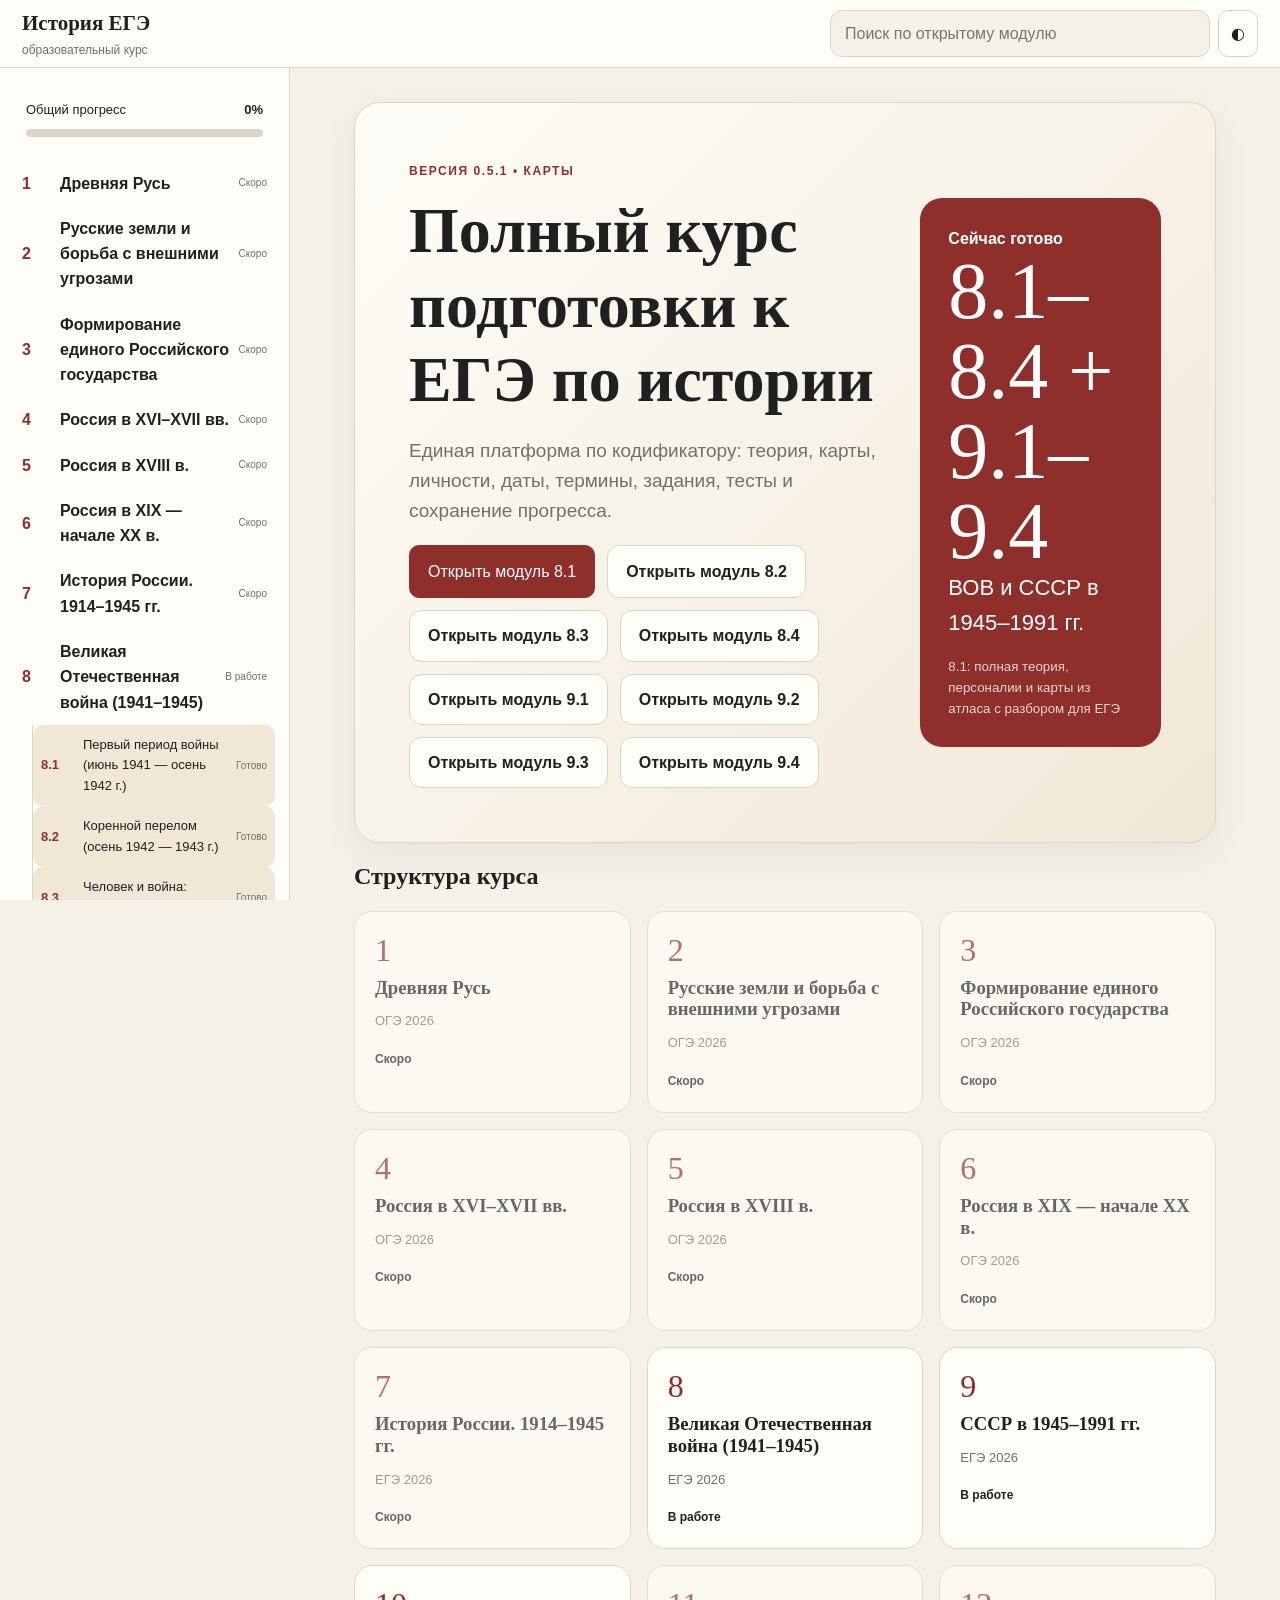
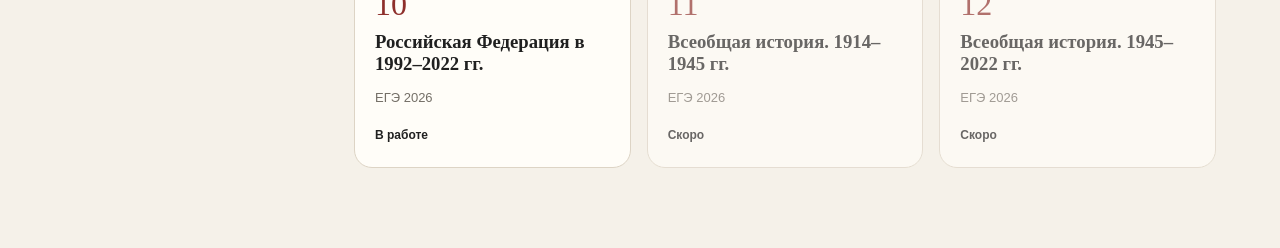
<file: index.html>
<!doctype html><html lang="ru" data-theme="light"><head>
<meta charset="utf-8"><meta name="viewport" content="width=device-width,initial-scale=1">
<title>История ЕГЭ — образовательный курс v0.5 alpha</title>
<link rel="stylesheet" href="style.css?v=20260802-clean-layout"></head><body>
<header class="topbar"><button id="menuBtn" aria-label="Меню">☰</button><div class="brand"><b>История ЕГЭ</b><span>образовательный курс</span></div><div class="top-actions"><input id="search" placeholder="Поиск по открытому модулю"><button id="theme">◐</button></div></header>
<div class="layout"><aside id="sidebar"><div class="course-progress"><div class="label"><span>Общий прогресс</span><b id="overallText">0%</b></div><div class="track"><i id="overallBar"></i></div></div><nav id="catalog"></nav><div class="source-note">Основа курса: кодификаторы ОГЭ и ЕГЭ 2026. Блоки 1–6 — ОГЭ; блоки 7–12 — ЕГЭ.</div></aside>
<main>
<section id="home" class="hero"><div><span class="eyebrow">Версия 0.5.1 • карты</span><h1>Полный курс подготовки к ЕГЭ по истории</h1><p>Единая платформа по кодификатору: теория, карты, личности, даты, термины, задания, тесты и сохранение прогресса.</p><div class="hero-actions"><button id="start81" class="primary">Открыть модуль 8.1</button><button id="start82" class="secondary">Открыть модуль 8.2</button><button id="start83" class="secondary">Открыть модуль 8.3</button><button id="start84" class="secondary">Открыть модуль 8.4</button><button id="start91" class="secondary">Открыть модуль 9.1</button><button id="start92" class="secondary">Открыть модуль 9.2</button><button id="start93" class="secondary">Открыть модуль 9.3</button><button id="start94" class="secondary">Открыть модуль 9.4</button></div></div><div class="hero-card"><b>Сейчас готово</b><strong>8.1–8.4 + 9.1–9.4</strong><span>ВОВ и СССР в 1945–1991 гг.</span><small>8.1: полная теория, персоналии и карты из атласа с разбором для ЕГЭ</small></div></section>
<section id="dashboard"><h2>Структура курса</h2><div id="moduleCards" class="module-grid"></div></section>

<section id="module81" class="hidden"><div class="module-head"><button class="backHome">← К курсу</button><span class="eyebrow">Тема кодификатора 8.1 • этап 2: карты</span><h1>Первый период Великой Отечественной войны</h1><p>Июнь 1941 — осень 1942 г.: планы сторон, тяжёлые поражения, оборонительные сражения, перестройка экономики, оккупационный режим и начало массового сопротивления.</p><div class="module-tools"><div class="progress-wrap"><span id="progressText81"></span><div class="track"><i id="bar81"></i></div></div><button class="expand" data-target="content81">Развернуть всё</button><button class="collapse" data-target="content81">Свернуть всё</button></div><div id="topicNav81" class="topic-nav"></div></div><div id="overview81"></div><div id="content81"></div><div id="summary81"></div></section>

<section id="module82" class="hidden"><div class="module-head"><button class="backHome">← К курсу</button><span class="eyebrow">Тема кодификатора 8.2 • рабочая версия</span><h1>Коренной перелом в ходе Великой Отечественной войны</h1><p>Осень 1942 — 1943 г.: Сталинград, прорыв блокады Ленинграда, Курская битва, Днепр, партизанское движение и коллаборационизм.</p><div class="module-tools"><div class="progress-wrap"><span id="progressText82"></span><div class="track"><i id="bar82"></i></div></div><button class="expand" data-target="content82">Развернуть всё</button><button class="collapse" data-target="content82">Свернуть всё</button></div><div id="topicNav82" class="topic-nav"></div></div><div id="overview82"></div><div id="content82"></div><div id="summary82"></div></section>

<section id="module83" class="hidden"><div class="module-head"><button class="backHome">← К курсу</button><span class="eyebrow">Тема кодификатора 8.3 • полный модуль</span><h1>Человек и война: единство фронта и тыла</h1><p>Мобилизация страны, эвакуация, военная экономика, труд и быт населения, наука, культура, Церковь и партизанское движение.</p><div class="module-tools"><div class="progress-wrap"><span id="progressText83"></span><div class="track"><i id="bar83"></i></div></div><button class="expand" data-target="content83">Развернуть всё</button><button class="collapse" data-target="content83">Свернуть всё</button></div><div id="topicNav83" class="topic-nav"></div></div><div id="overview83"></div><div id="content83"></div><div id="summary83"></div></section>

<section id="module84" class="hidden"><div class="module-head"><button class="backHome">← К курсу</button><span class="eyebrow">Тема кодификатора 8.4 • полный модуль</span><h1>Победа СССР в Великой Отечественной войне. Окончание Второй мировой войны</h1><p>1944 – сентябрь 1945 г.: освобождение СССР и Европы, разгром Германии и Японии, конференции союзников, создание ООН и итоги войны.</p><div class="module-tools"><div class="progress-wrap"><span id="progressText84"></span><div class="track"><i id="bar84"></i></div></div><button class="expand" data-target="content84">Развернуть всё</button><button class="collapse" data-target="content84">Свернуть всё</button></div><div id="topicNav84" class="topic-nav"></div></div><div id="overview84"></div><div id="content84"></div><div id="summary84"></div></section>
<section id="module91" class="hidden"><div class="module-head"><button id="backHome">← К курсу</button><span class="eyebrow">Тема кодификатора 9.1</span><h1>СССР в 1945–1953 гг.</h1><p>Полный учебный модуль: общество, экономика, политическая система, идеология и внешняя политика.</p><div class="module-tools"><div class="progress-wrap"><span id="progressText"></span><div class="track"><i id="bar"></i></div></div><button id="expand">Развернуть всё</button><button id="collapse">Свернуть всё</button></div><div id="topicNav" class="topic-nav"></div></div><div id="content"></div></section>

<section id="module92" class="hidden"><div class="module-head"><button class="backHome">← К курсу</button><span class="eyebrow">Тема кодификатора 9.2</span><h1>СССР в середине 1950-х — первой половине 1960-х гг.</h1><p>Изменения политической системы, социально-экономическое развитие, наука и культура периода «оттепели».</p><div class="module-tools"><div class="progress-wrap"><span id="progressText92"></span><div class="track"><i id="bar92"></i></div></div><button class="expand" data-target="content92">Развернуть всё</button><button class="collapse" data-target="content92">Свернуть всё</button></div><div id="topicNav92" class="topic-nav"></div></div><div id="overview92"></div><div id="content92"></div><div id="summary92"></div></section>

<section id="module93" class="hidden"><div class="module-head"><button class="backHome">← К курсу</button><span class="eyebrow">Тема кодификатора 9.3</span><h1>Советское государство и общество в середине 1960-х — начале 1980-х гг.</h1><p>Политический курс Л. И. Брежнева, экономические реформы и застойные тенденции, общество, наука, культура, диссиденты и внешняя политика.</p><div class="module-tools"><div class="progress-wrap"><span id="progressText93"></span><div class="track"><i id="bar93"></i></div></div><button class="expand" data-target="content93">Развернуть всё</button><button class="collapse" data-target="content93">Свернуть всё</button></div><div id="topicNav93" class="topic-nav"></div></div><div id="overview93"></div><div id="content93"></div><div id="summary93"></div></section>

<section id="module94" class="hidden"><div class="module-head"><button class="backHome">← К курсу</button><span class="eyebrow">Тема кодификатора 9.4</span><h1>Политика перестройки. Распад СССР (1985–1991 гг.)</h1><p>Реформы М. С. Горбачёва, гласность, демократизация, экономический кризис, национальные движения, ГКЧП и прекращение существования СССР.</p><div class="module-tools"><div class="progress-wrap"><span id="progressText94"></span><div class="track"><i id="bar94"></i></div></div><button class="expand" data-target="content94">Развернуть всё</button><button class="collapse" data-target="content94">Свернуть всё</button></div><div id="topicNav94" class="topic-nav"></div></div><div id="overview94"></div><div id="content94"></div><div id="summary94"></div></section>
  <section id="module101" class="hidden">
<div class="module-head">
<button class="backHome">← К курсу</button>
<span class="eyebrow">Тема кодификатора 10.1</span>
<h1>Становление новой России (1990-е гг.)</h1>
<p>Политическое развитие, экономические реформы и социальные изменения России в 1990-е годы.</p>
</div>

<div id="overview101"></div>
<div id="topicNav101"></div>
<div id="content101"></div>
<div id="summary101"></div>
<div id="timeline101"></div>
<div id="terms101"></div>
<div id="remember101"></div>

</section>


<section id="module102" class="hidden">

<div class="module-head">
<button class="backHome">← К курсу</button>
<span class="eyebrow">Тема кодификатора 10.2</span>
<h1>Россия в XXI в.: вызовы времени и задачи модернизации</h1>
<p>Политическое, экономическое и социальное развитие России в XXI веке.</p>
</div>

<div id="overview102"></div>
<div id="topicNav102"></div>
<div id="content102"></div>
<div id="summary102"></div>
<div id="timeline102"></div>
<div id="terms102"></div>
<div id="remember102"></div>

</section>


</section>
</main></div>
<script src="data/catalog.js"></script><script src="data/module-8-1.js"></script><script src="data/visuals-8-1.js"></script><script src="data/module-8-2.js"></script><script src="data/visuals-8-2.js"></script><script src="data/module-8-3.js"></script><script src="data/visuals-8-3.js"></script><script src="data/module-8-4.js"></script><script src="data/visuals-8-4.js"></script><script src="data/module-9-1.js"></script><script src="data/visuals-9-1.js"></script><script src="data/module-9-2.js"></script><script src="data/module-9-3.js"></script><script src="data/visuals-9-3.js"></script><script src="data/module-9-4.js"></script><script src="data/visuals-9-4.js"></script><script src="data/module-10-1.js"></script><script src="data/visuals-10-1.js"></script>
<script src="data/module-10-2.js"></script><script src="app.js"></script></body></html>
</file>
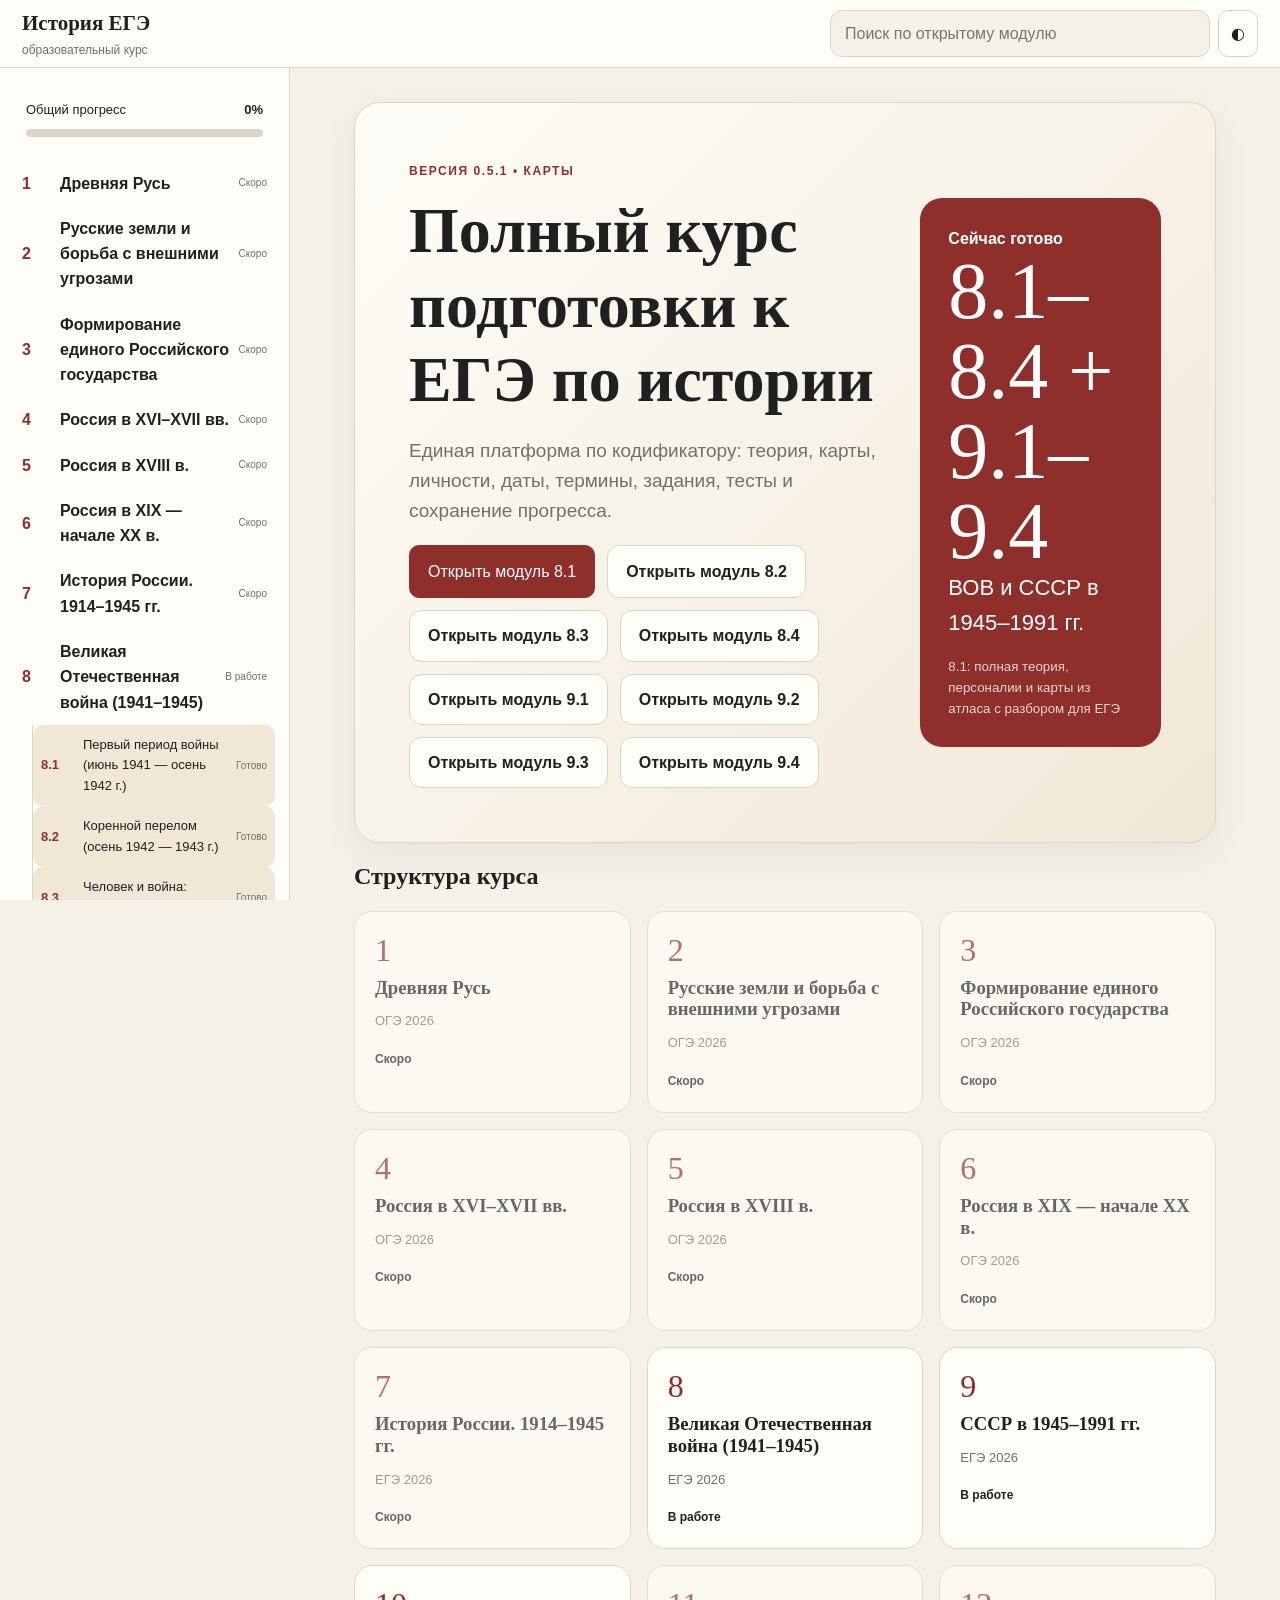
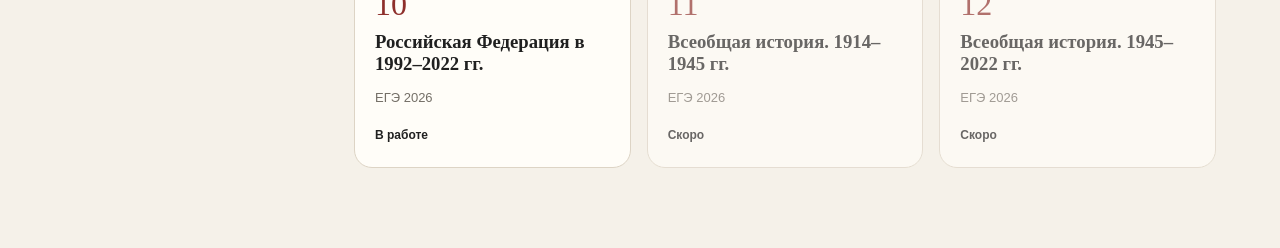
<file: index 2.html>
<!doctype html><html lang="ru" data-theme="light"><head>
<meta charset="utf-8"><meta name="viewport" content="width=device-width,initial-scale=1">
<title>История ЕГЭ — образовательный курс v0.5 alpha</title>
<link rel="stylesheet" href="style.css?v=20260802-clean-layout"></head><body>
<header class="topbar"><button id="menuBtn" aria-label="Меню">☰</button><div class="brand"><b>История ЕГЭ</b><span>образовательный курс</span></div><div class="top-actions"><input id="search" placeholder="Поиск по открытому модулю"><button id="theme">◐</button></div></header>
<div class="layout"><aside id="sidebar"><div class="course-progress"><div class="label"><span>Общий прогресс</span><b id="overallText">0%</b></div><div class="track"><i id="overallBar"></i></div></div><nav id="catalog"></nav><div class="source-note">Основа курса: кодификаторы ОГЭ и ЕГЭ 2026. Блоки 1–6 — ОГЭ; блоки 7–12 — ЕГЭ.</div></aside>
<main>
<section id="home" class="hero"><div><span class="eyebrow">Версия 0.5.1 • карты</span><h1>Полный курс подготовки к ЕГЭ по истории</h1><p>Единая платформа по кодификатору: теория, карты, личности, даты, термины, задания, тесты и сохранение прогресса.</p><div class="hero-actions"><button id="start81" class="primary">Открыть модуль 8.1</button><button id="start82" class="secondary">Открыть модуль 8.2</button><button id="start83" class="secondary">Открыть модуль 8.3</button><button id="start84" class="secondary">Открыть модуль 8.4</button><button id="start91" class="secondary">Открыть модуль 9.1</button><button id="start92" class="secondary">Открыть модуль 9.2</button><button id="start93" class="secondary">Открыть модуль 9.3</button><button id="start94" class="secondary">Открыть модуль 9.4</button></div></div><div class="hero-card"><b>Сейчас готово</b><strong>8.1–8.4 + 9.1–9.4</strong><span>ВОВ и СССР в 1945–1991 гг.</span><small>8.1: полная теория, персоналии и карты из атласа с разбором для ЕГЭ</small></div></section>
<section id="dashboard"><h2>Структура курса</h2><div id="moduleCards" class="module-grid"></div></section>

<section id="module81" class="hidden"><div class="module-head"><button class="backHome">← К курсу</button><span class="eyebrow">Тема кодификатора 8.1 • этап 2: карты</span><h1>Первый период Великой Отечественной войны</h1><p>Июнь 1941 — осень 1942 г.: планы сторон, тяжёлые поражения, оборонительные сражения, перестройка экономики, оккупационный режим и начало массового сопротивления.</p><div class="module-tools"><div class="progress-wrap"><span id="progressText81"></span><div class="track"><i id="bar81"></i></div></div><button class="expand" data-target="content81">Развернуть всё</button><button class="collapse" data-target="content81">Свернуть всё</button></div><div id="topicNav81" class="topic-nav"></div></div><div id="overview81"></div><div id="content81"></div><div id="summary81"></div></section>

<section id="module82" class="hidden"><div class="module-head"><button class="backHome">← К курсу</button><span class="eyebrow">Тема кодификатора 8.2 • рабочая версия</span><h1>Коренной перелом в ходе Великой Отечественной войны</h1><p>Осень 1942 — 1943 г.: Сталинград, прорыв блокады Ленинграда, Курская битва, Днепр, партизанское движение и коллаборационизм.</p><div class="module-tools"><div class="progress-wrap"><span id="progressText82"></span><div class="track"><i id="bar82"></i></div></div><button class="expand" data-target="content82">Развернуть всё</button><button class="collapse" data-target="content82">Свернуть всё</button></div><div id="topicNav82" class="topic-nav"></div></div><div id="overview82"></div><div id="content82"></div><div id="summary82"></div></section>

<section id="module83" class="hidden"><div class="module-head"><button class="backHome">← К курсу</button><span class="eyebrow">Тема кодификатора 8.3 • полный модуль</span><h1>Человек и война: единство фронта и тыла</h1><p>Мобилизация страны, эвакуация, военная экономика, труд и быт населения, наука, культура, Церковь и партизанское движение.</p><div class="module-tools"><div class="progress-wrap"><span id="progressText83"></span><div class="track"><i id="bar83"></i></div></div><button class="expand" data-target="content83">Развернуть всё</button><button class="collapse" data-target="content83">Свернуть всё</button></div><div id="topicNav83" class="topic-nav"></div></div><div id="overview83"></div><div id="content83"></div><div id="summary83"></div></section>

<section id="module84" class="hidden"><div class="module-head"><button class="backHome">← К курсу</button><span class="eyebrow">Тема кодификатора 8.4 • полный модуль</span><h1>Победа СССР в Великой Отечественной войне. Окончание Второй мировой войны</h1><p>1944 – сентябрь 1945 г.: освобождение СССР и Европы, разгром Германии и Японии, конференции союзников, создание ООН и итоги войны.</p><div class="module-tools"><div class="progress-wrap"><span id="progressText84"></span><div class="track"><i id="bar84"></i></div></div><button class="expand" data-target="content84">Развернуть всё</button><button class="collapse" data-target="content84">Свернуть всё</button></div><div id="topicNav84" class="topic-nav"></div></div><div id="overview84"></div><div id="content84"></div><div id="summary84"></div></section>
<section id="module91" class="hidden"><div class="module-head"><button id="backHome">← К курсу</button><span class="eyebrow">Тема кодификатора 9.1</span><h1>СССР в 1945–1953 гг.</h1><p>Полный учебный модуль: общество, экономика, политическая система, идеология и внешняя политика.</p><div class="module-tools"><div class="progress-wrap"><span id="progressText"></span><div class="track"><i id="bar"></i></div></div><button id="expand">Развернуть всё</button><button id="collapse">Свернуть всё</button></div><div id="topicNav" class="topic-nav"></div></div><div id="content"></div></section>

<section id="module92" class="hidden"><div class="module-head"><button class="backHome">← К курсу</button><span class="eyebrow">Тема кодификатора 9.2</span><h1>СССР в середине 1950-х — первой половине 1960-х гг.</h1><p>Изменения политической системы, социально-экономическое развитие, наука и культура периода «оттепели».</p><div class="module-tools"><div class="progress-wrap"><span id="progressText92"></span><div class="track"><i id="bar92"></i></div></div><button class="expand" data-target="content92">Развернуть всё</button><button class="collapse" data-target="content92">Свернуть всё</button></div><div id="topicNav92" class="topic-nav"></div></div><div id="overview92"></div><div id="content92"></div><div id="summary92"></div></section>

<section id="module93" class="hidden"><div class="module-head"><button class="backHome">← К курсу</button><span class="eyebrow">Тема кодификатора 9.3</span><h1>Советское государство и общество в середине 1960-х — начале 1980-х гг.</h1><p>Политический курс Л. И. Брежнева, экономические реформы и застойные тенденции, общество, наука, культура, диссиденты и внешняя политика.</p><div class="module-tools"><div class="progress-wrap"><span id="progressText93"></span><div class="track"><i id="bar93"></i></div></div><button class="expand" data-target="content93">Развернуть всё</button><button class="collapse" data-target="content93">Свернуть всё</button></div><div id="topicNav93" class="topic-nav"></div></div><div id="overview93"></div><div id="content93"></div><div id="summary93"></div></section>

<section id="module94" class="hidden"><div class="module-head"><button class="backHome">← К курсу</button><span class="eyebrow">Тема кодификатора 9.4</span><h1>Политика перестройки. Распад СССР (1985–1991 гг.)</h1><p>Реформы М. С. Горбачёва, гласность, демократизация, экономический кризис, национальные движения, ГКЧП и прекращение существования СССР.</p><div class="module-tools"><div class="progress-wrap"><span id="progressText94"></span><div class="track"><i id="bar94"></i></div></div><button class="expand" data-target="content94">Развернуть всё</button><button class="collapse" data-target="content94">Свернуть всё</button></div><div id="topicNav94" class="topic-nav"></div></div><div id="overview94"></div><div id="content94"></div><div id="summary94"></div></section>
</main></div>
<script src="data/catalog.js"></script><script src="data/module-8-1.js"></script><script src="data/visuals-8-1.js"></script><script src="data/module-8-2.js"></script><script src="data/visuals-8-2.js"></script><script src="data/module-8-3.js"></script><script src="data/visuals-8-3.js"></script><script src="data/module-8-4.js"></script><script src="data/visuals-8-4.js"></script><script src="data/module-9-1.js"></script><script src="data/visuals-9-1.js"></script><script src="data/module-9-2.js"></script><script src="data/module-9-3.js"></script><script src="data/visuals-9-3.js"></script><script src="data/module-9-4.js"></script><script src="data/visuals-9-4.js"></script><script src="app.js"></script></body></html>
</file>
<file: style.css>
:root{
  --bg:#f5f1e9;--panel:#fffdf8;--card:#fffdf8;--text:#202020;--muted:#746f67;
  --line:#ddd4c5;--accent:#8e2f2b;--accent2:#c7a65a;--soft:#f0e7d7;
  --shadow:0 12px 35px #3b2d1812
}
html[data-theme=dark]{--bg:#181817;--panel:#242321;--card:#242321;--text:#f3eee5;--muted:#b9b1a6;--line:#443f38;--soft:#302d28;--shadow:none}
*{box-sizing:border-box}
html{scroll-behavior:smooth}
body{margin:0;font:16px/1.58 Inter,Arial,sans-serif;background:var(--bg);color:var(--text)}
button,input,textarea{font:inherit}
button{border:1px solid var(--line);background:var(--panel);color:var(--text);padding:9px 12px;border-radius:10px;cursor:pointer}

.topbar{height:68px;position:sticky;top:0;z-index:20;display:flex;align-items:center;gap:16px;padding:0 22px;background:var(--panel);border-bottom:1px solid var(--line)}
#menuBtn{display:none}.brand{display:flex;flex-direction:column;min-width:220px}.brand b{font-family:Georgia,serif;font-size:21px}.brand span{font-size:12px;color:var(--muted)}
.top-actions{margin-left:auto;display:flex;gap:8px}.top-actions input{width:min(380px,38vw);padding:10px 14px;border:1px solid var(--line);border-radius:12px;background:var(--bg);color:var(--text)}
.layout{display:grid;grid-template-columns:290px minmax(0,1fr);min-height:calc(100vh - 68px)}
aside{position:sticky;top:68px;height:calc(100vh - 68px);overflow:auto;background:var(--panel);border-right:1px solid var(--line);padding:20px 14px}
.course-progress{padding:12px;margin-bottom:12px}.label{display:flex;justify-content:space-between;font-size:13px}.track{height:8px;background:var(--line);border-radius:9px;overflow:hidden;margin-top:8px}.track i{display:block;height:100%;width:0;background:var(--accent);transition:.3s}
.catalog-group>button,.children button{width:100%;display:grid;grid-template-columns:38px minmax(0,1fr) auto;align-items:center;text-align:left;border:0;background:transparent;padding:10px 8px}.catalog-group button:hover{background:var(--soft)}.catalog-group span{font-weight:800;color:var(--accent)}.catalog-group em{font-style:normal;font-size:10px;color:var(--muted)}
.children{margin-left:18px;border-left:1px solid var(--line)}.children button{font-size:13px;grid-template-columns:42px minmax(0,1fr) auto}.children .ready{background:var(--soft)}.source-note{font-size:11px;color:var(--muted);padding:16px;border-top:1px solid var(--line);margin-top:16px}
main{min-width:0;padding:34px clamp(20px,5vw,76px) 80px}
main>section[id^="module"]{width:100%;min-width:0;max-width:100%}
.hidden,.search-hidden{display:none!important}

h1,h2,h3{font-family:Georgia,serif;line-height:1.16}
.hero{display:grid;grid-template-columns:1.4fr .7fr;gap:30px;align-items:center;min-height:430px;padding:54px;border:1px solid var(--line);border-radius:26px;background:linear-gradient(135deg,var(--panel),var(--soft));box-shadow:var(--shadow)}
.hero h1{font-size:clamp(38px,5vw,68px);margin:12px 0}.hero p{font-size:19px;color:var(--muted);max-width:760px}.eyebrow{text-transform:uppercase;letter-spacing:.13em;font-size:12px;font-weight:800;color:var(--accent)}
.primary{background:var(--accent);color:#fff;border-color:var(--accent);padding:13px 18px}.secondary{border:1px solid var(--line);background:var(--card);color:var(--text);padding:12px 18px;border-radius:12px;font-weight:700}.hero-actions{display:flex;gap:12px;flex-wrap:wrap}
.hero-card{min-height:260px;border-radius:22px;background:var(--accent);color:#fff;padding:28px;display:flex;flex-direction:column;justify-content:center}.hero-card strong{font:80px/1 Georgia}.hero-card span{font-size:22px}.hero-card small{margin-top:15px;opacity:.8}
.module-grid{display:grid;grid-template-columns:repeat(auto-fit,minmax(230px,1fr));gap:16px}.module-card{background:var(--panel);border:1px solid var(--line);border-radius:18px;padding:20px;min-height:180px}.module-card>span{font:32px Georgia;color:var(--accent)}.module-card h3{margin:8px 0}.module-card p{color:var(--muted);font-size:13px}.module-card b{font-size:12px}.module-card.planned{opacity:.66}

.module-head{padding-bottom:24px}.module-head h1{font-size:48px;margin:10px 0;overflow-wrap:anywhere}.module-tools{display:flex;gap:10px;align-items:center;flex-wrap:wrap}.progress-wrap{flex:1;min-width:260px}.topic-nav{
display:flex;
flex-direction:row;
gap:7px;
flex-wrap:wrap;
margin-top:18px;
width:100%;
}.topic-nav a{
  .topic-number{
background:#f6efe3;
font-weight:600;
border-radius:50%;
transition:.2s;
}

.topic-number:hover{
transform:translateY(-2px);
}
width:34px;
height:34px;
display:grid;
place-items:center;
border:1px solid var(--line);
border-radius:50%;
color:var(--text);
text-decoration:none;
background:#f6efe3;
font-weight:600;
transition:.2s;
}

.topic-nav a:hover{
transform:translateY(-2px);
background:#fff;
}
.topic{width:100%;min-width:0;background:var(--panel);border:1px solid var(--line);border-radius:18px;margin:14px 0;box-shadow:var(--shadow);overflow:hidden}.topic summary{display:grid;grid-template-columns:auto auto minmax(0,1fr);gap:14px;align-items:center;padding:20px;cursor:pointer}.topic summary h2{margin:0;font-size:24px}.topic summary small{color:var(--muted)}.check{width:20px;height:20px}.num{font:bold 24px Georgia;color:var(--accent)}
.body{min-width:0;padding:0 24px 28px}.code,.box,.ege,.question{border:1px solid var(--line);background:var(--soft);border-radius:14px;padding:16px;margin:16px 0}.code h4,.box h4{margin:0 0 8px}.source{font-size:12px;color:var(--muted);border-top:1px solid var(--line);padding-top:8px}.text p{font-size:17px}.grid{display:grid;grid-template-columns:repeat(2,minmax(0,1fr));gap:14px}.ege{border-left:5px solid var(--accent2)}.question textarea{width:100%;min-height:90px;margin-top:8px;padding:10px;border:1px solid var(--line);border-radius:10px;background:var(--panel);color:var(--text)}

/* Shared visual system: every source, map or photograph occupies one full row. */
.visuals{display:flex;flex-direction:column;align-items:stretch;gap:20px;width:100%;min-width:0;margin:20px 0}
.visuals>*{flex:0 0 auto;width:100%;max-width:100%;min-width:0;margin:0}
.map-figure,.photo-figure{display:grid;grid-template-columns:minmax(0,1.25fr) minmax(300px,.75fr);overflow:hidden;background:var(--panel);border:1px solid var(--line);border-radius:18px}
.map-figure .media-open,.photo-figure .media-open{position:relative;display:flex;align-items:center;justify-content:center;width:100%;min-width:0;min-height:340px;padding:16px;border:0;border-right:1px solid var(--line);background:#eee8dc;cursor:zoom-in;overflow:hidden}
.map-figure .media-open img,.photo-figure .media-open img{display:block;width:100%;max-width:100%;height:auto;max-height:680px;object-fit:contain;background:#eee8dc}
.map-figure .media-open span,.photo-figure .media-open span{position:absolute;right:14px;bottom:14px;padding:8px 12px;border-radius:999px;background:rgba(25,22,19,.82);color:#fff;font-size:.82rem;font-weight:700}
.map-figure figcaption,.photo-figure figcaption{display:flex;flex-direction:column;gap:14px;width:100%;min-width:0;padding:24px;color:var(--text);overflow-wrap:break-word;word-break:normal}
.map-figure figcaption h4,.photo-figure figcaption h4{margin:0;font-family:Georgia,serif;font-size:1.45rem;line-height:1.15;color:var(--text)}.map-figure figcaption>p,.photo-figure figcaption>p{margin:0;color:var(--muted);font-size:.95rem;line-height:1.55}
.map-reading,.map-ege{display:block;width:100%;min-width:0;padding:16px;border-radius:14px;background:var(--soft);color:var(--text);writing-mode:horizontal-tb;overflow-wrap:break-word;word-break:normal}.map-reading b,.map-ege b{display:block;margin-bottom:6px;color:var(--accent);text-transform:uppercase;letter-spacing:.06em;font-size:.78rem}.map-ege{border-left:4px solid var(--accent)}
.document-card{display:block;width:100%;min-width:0;padding:28px;border:1px solid var(--line);border-radius:18px;background:linear-gradient(135deg,var(--soft),var(--panel));box-shadow:var(--shadow);overflow-wrap:break-word}.document-label{margin-bottom:10px;color:var(--accent);font-size:.78rem;font-weight:800;letter-spacing:.12em;text-transform:uppercase}.document-card h3{margin:0 0 6px;font-size:1.65rem}.document-card time{color:var(--muted);font-weight:700}.document-card blockquote{margin:20px 0;padding:18px 22px;border-left:5px solid var(--accent);background:var(--panel);font:italic 1.3rem/1.55 Georgia,serif}.document-analysis{margin:14px 0;padding:16px;border-radius:14px;background:var(--panel);border:1px solid var(--line)}.document-analysis b{color:var(--accent);text-transform:uppercase;letter-spacing:.06em;font-size:.78rem}.document-analysis p{margin:7px 0 0}.document-card small{display:block;margin-top:12px;color:var(--muted)}
.media-modal{position:fixed;inset:0;z-index:9999;display:none;align-items:center;justify-content:center;padding:28px;background:rgba(15,13,11,.92)}.media-modal.open{display:flex}.media-modal img{display:block;max-width:96vw;max-height:92vh;object-fit:contain;box-shadow:0 20px 70px rgba(0,0,0,.45)}.media-close{position:fixed;right:20px;top:18px;width:48px;height:48px;border-radius:50%;border:1px solid rgba(255,255,255,.35);background:rgba(0,0,0,.4);color:#fff;font-size:2rem;cursor:pointer}.modal-open{overflow:hidden}

.learning-overview,.final-block{background:var(--panel);border:1px solid var(--line);border-radius:20px;padding:24px;margin:0 0 20px;box-shadow:var(--shadow)}.learning-overview>p,.test-intro{color:var(--muted);max-width:850px}
.timeline{display:grid;grid-template-columns:repeat(auto-fit,minmax(220px,1fr));gap:10px;margin-top:16px}.timeline>div{min-width:0;border-left:4px solid var(--accent);background:var(--soft);padding:12px;border-radius:8px}.timeline time{display:block;font-weight:800;color:var(--accent);margin-bottom:7px}.timeline span{display:block;line-height:1.35}
.significance{margin:16px 0;padding:18px;border-left:5px solid #7b5c98;background:rgba(123,92,152,.08);border-radius:12px}.significance p{margin:6px 0 0}
.remember-grid,.terms-grid{display:grid;grid-template-columns:repeat(auto-fit,minmax(240px,1fr));gap:12px}.remember-grid>div,.terms-grid details{padding:16px;border-radius:14px;background:var(--soft);border:1px solid var(--line)}.terms-grid summary{cursor:pointer;font-weight:800}.terms-grid p{margin:10px 0 0;color:var(--muted)}
.persons-grid{display:grid;grid-template-columns:repeat(2,minmax(0,1fr));gap:16px;margin-top:20px}.person-ege{background:var(--panel);border:1px solid rgba(101,76,56,.18);border-radius:18px;padding:20px;box-shadow:0 8px 24px rgba(73,52,35,.06)}.person-ege h3{margin:0 0 12px;font-size:1.08rem;line-height:1.3;color:var(--text)}.person-ege p{margin:8px 0;line-height:1.55}.person-ege-note{padding-top:10px;border-top:1px solid rgba(101,76,56,.12);color:var(--muted)}
.test-block fieldset{border:1px solid var(--line);border-radius:16px;padding:18px;margin:14px 0}.test-block legend{font-weight:800;padding:0 8px}.test-block label{display:flex;gap:10px;align-items:flex-start;padding:9px;border-radius:10px;cursor:pointer}.test-block label:hover{background:var(--soft)}.test-feedback{margin-top:10px;font-weight:700}.test-block fieldset.ok{border-color:#4d9b6d;background:rgba(77,155,109,.07)}.test-block fieldset.bad{border-color:#bc5c5c;background:rgba(188,92,92,.07)}.test-result{font-size:1.1rem;font-weight:800;margin-top:14px}

/* Preserve textbook illustration proportions in post-war modules. */
#module93 .photo-figure img,#module94 .photo-figure img{object-fit:contain;background:#eee8dc}
#module93 .photo-figure figcaption::after,#module94 .photo-figure figcaption::after{content:"Источник: учебник истории России, 11 класс";font-weight:600;color:var(--accent)}

@media(max-width:900px){
  #menuBtn{display:block}.layout{grid-template-columns:1fr}aside{position:fixed;z-index:30;left:-310px;width:290px;transition:.25s;box-shadow:0 0 50px #0005}aside.open{left:0}.hero{grid-template-columns:1fr;padding:28px}.grid{grid-template-columns:1fr}.top-actions input{width:42vw}.brand{min-width:auto}main{padding:24px 16px 60px}
  .map-figure,.photo-figure{grid-template-columns:1fr}.map-figure .media-open,.photo-figure .media-open{min-height:240px;border-right:0;border-bottom:1px solid var(--line)}.map-figure figcaption,.photo-figure figcaption{padding:18px}.document-card{padding:20px}
}
@media(max-width:760px){.persons-grid{grid-template-columns:1fr}.person-ege{padding:17px}}
@media(max-width:560px){.brand span{display:none}.top-actions input{display:none}.hero h1{font-size:38px}.module-head h1{font-size:36px}.topic summary{grid-template-columns:auto auto minmax(0,1fr);padding:14px}.topic summary h2{font-size:19px}.body{padding:0 14px 20px}}

/* Module 8.3 final release: documents, personalities and exam practice. */
.document-significance{margin:14px 0;padding:16px;border-left:4px solid #7b5c98;border-radius:12px;background:rgba(123,92,152,.08)}
.document-significance b{display:block;margin-bottom:6px;color:#684d82;text-transform:uppercase;letter-spacing:.06em;font-size:.78rem}
.document-significance p{margin:0;line-height:1.55}
.document-check{margin-top:14px;padding:14px 16px;border:1px solid var(--line);border-radius:12px;background:var(--panel)}
.document-check summary,.person-check summary,.expanded-task summary{cursor:pointer;font-weight:800;color:var(--accent)}
.document-check p,.person-check p{margin:10px 0}
.document-answer,.person-check>div{padding:10px 12px;border-radius:10px;background:var(--soft)}
.persons-grid-rich{grid-template-columns:repeat(auto-fit,minmax(300px,1fr))}
.person-ege-rich{display:grid;grid-template-columns:88px minmax(0,1fr);gap:16px;align-items:start;padding:0;overflow:hidden}
.person-content{padding:18px 18px 18px 0;min-width:0}
.person-monogram{width:88px;min-height:100%;display:grid;place-items:center;padding:18px 8px;background:linear-gradient(145deg,var(--accent),#8e644e);color:#fff;font:700 1.55rem Georgia,serif;letter-spacing:.08em}
.person-media{position:relative;width:88px;height:100%;min-height:170px;padding:0;border:0;border-right:1px solid var(--line);border-radius:0;background:var(--soft);overflow:hidden;cursor:zoom-in}
.person-media img{display:block;width:100%;height:100%;object-fit:cover}
.person-media span{position:absolute;left:6px;right:6px;bottom:7px;padding:5px;border-radius:8px;background:rgba(20,16,13,.78);color:#fff;font-size:.68rem}
.person-check{margin-top:12px;padding:12px;border:1px solid var(--line);border-radius:12px;background:var(--soft)}
.expanded-list{display:flex;flex-direction:column;gap:10px}
.expanded-task{padding:15px 17px;border:1px solid var(--line);border-radius:14px;background:var(--soft)}
.expanded-answer{margin-top:12px;padding:14px;border-left:4px solid var(--accent2);border-radius:10px;background:var(--panel)}
.expanded-answer p{margin:7px 0 0;line-height:1.6}
.quick83{background:linear-gradient(135deg,var(--panel),var(--soft))}
.quick-grid{display:grid;grid-template-columns:repeat(auto-fit,minmax(240px,1fr));gap:11px;margin-top:16px}
.quick-grid>div{padding:14px 15px;border-left:4px solid var(--accent);border-radius:10px;background:var(--panel);line-height:1.45}
.completion83{text-align:center}
.completion83 p{max-width:700px;margin:0 auto 18px;color:var(--muted)}
.completion83 .primary.completed{background:#397b55;border-color:#397b55}
.completion-status{min-height:24px;margin-top:12px;font-weight:700;color:#397b55}
@media(max-width:640px){.person-ege-rich{grid-template-columns:70px minmax(0,1fr)}.person-monogram,.person-media{width:70px}.person-content{padding:15px 14px 15px 0}.quick-grid{grid-template-columns:1fr}}

/* v0.6.8b — visible 8.4 documents section */
#summary84 .documents-collection{display:grid;grid-template-columns:1fr;gap:18px;margin-top:18px}
#summary84 .documents-collection .document-card{width:100%;margin:0}
#summary84 .document-significance{margin-top:12px;padding:14px;border-radius:12px;background:var(--soft,#f5efe5)}
#summary84 .document-check{margin-top:12px;padding:12px 14px;border:1px solid var(--line,#ded4c6);border-radius:12px}
#summary84 .document-check summary{cursor:pointer;font-weight:700}
#summary84 .document-answer{margin-top:10px;padding-top:10px;border-top:1px solid var(--line,#ded4c6)}
.topic-number{
width:34px;
height:34px;
display:grid;
place-items:center;
border:1px solid var(--line);
border-radius:50%;
color:var(--text);
text-decoration:none;
background:#f6efe3;
font-weight:600;
transition:.2s;
}

.topic-number:hover{
transform:translateY(-2px);
background:#fff;
}
#topicNav101{
display:flex;
flex-direction:row;
gap:7px;
flex-wrap:wrap;
width:100%;
}
#topicNav101{
display:flex;
flex-direction:row;
gap:7px;
flex-wrap:wrap;
width:100%;
}
</file>
